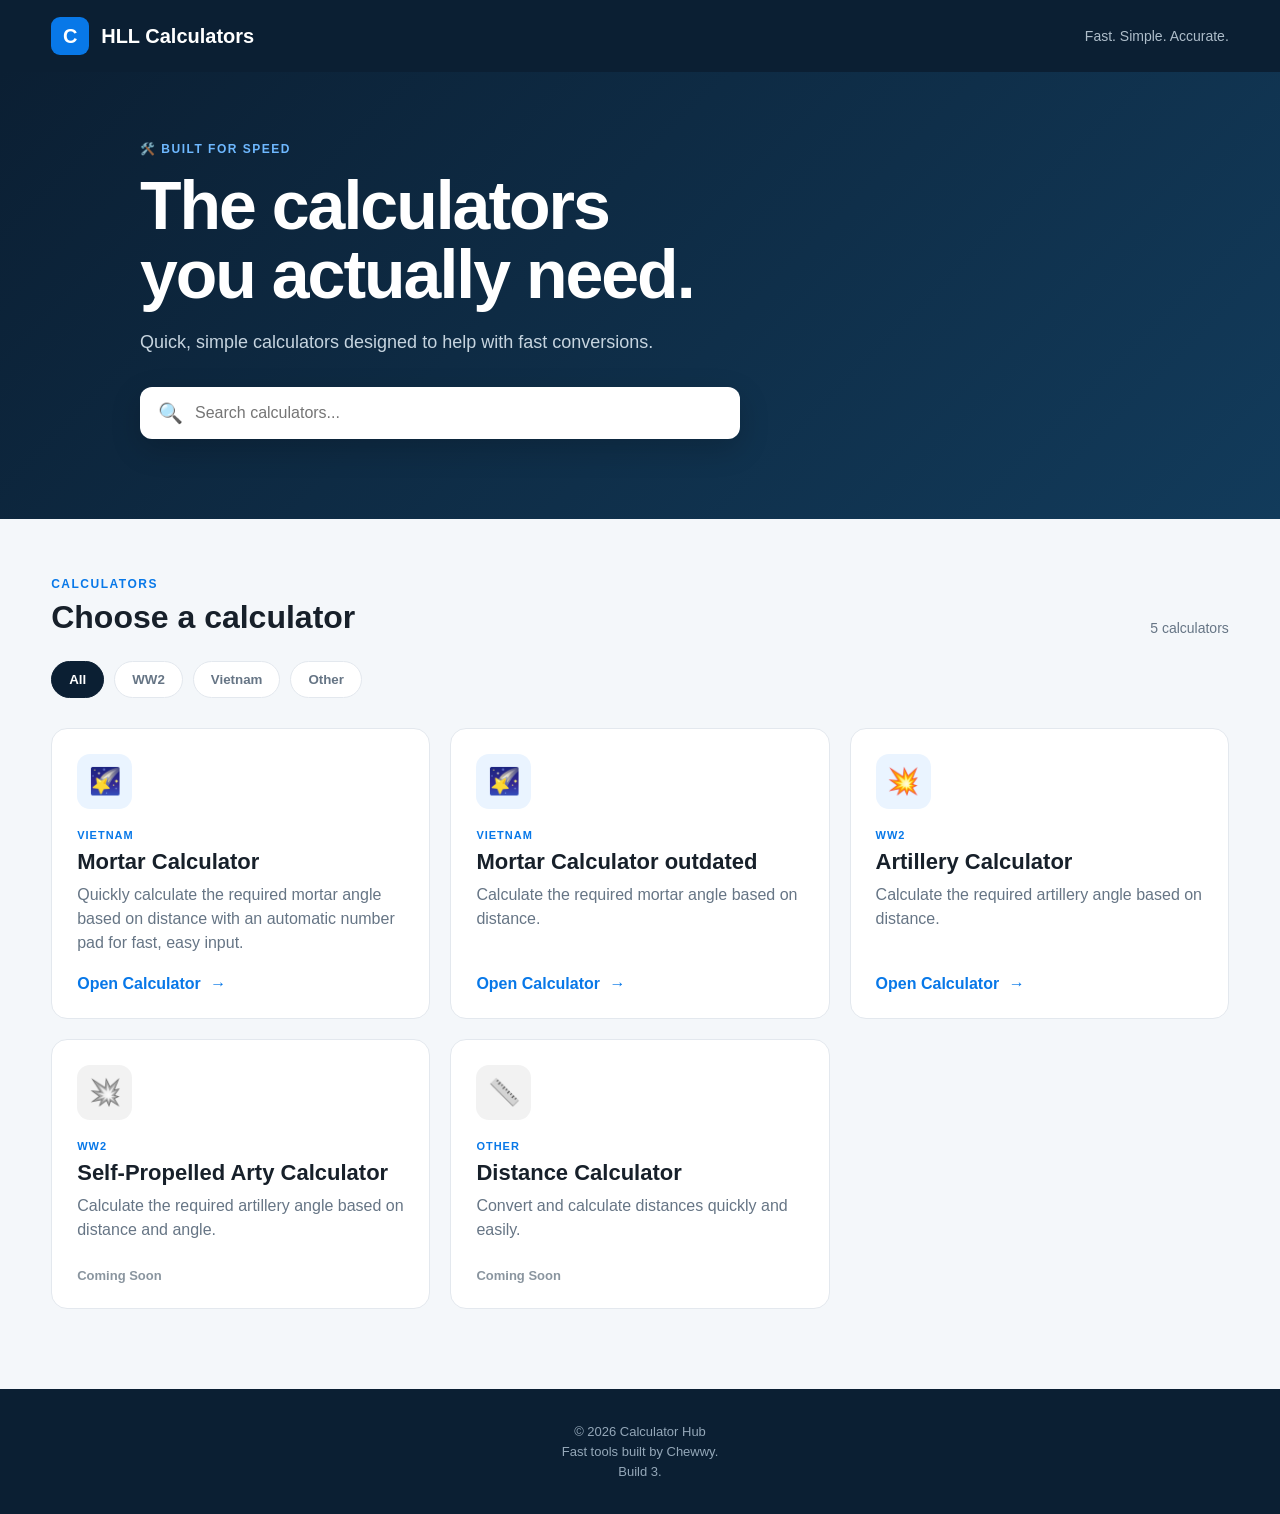
<file: index.html>
<!DOCTYPE html>
<html lang="en">

<head>

    <meta charset="UTF-8">

    <meta
        name="viewport"
        content="width=device-width, initial-scale=1.0"
    >

    <title>Calculator Hub</title>

    <meta
        name="description"
        content="Professional calculators for All HLL Games."
    >

    <link
        rel="stylesheet"
        href="css/style.css"
    >

</head>


<body>


<!-- =========================
     HEADER
========================= -->

<header class="site-header">

    <div class="header-inner">

        <a
            href="index.html"
            class="logo"
        >

            <span class="logo-icon">
                C
            </span>

            <span>
                HLL Calculators
            </span>

        </a>


        <div class="header-tagline">
            Fast. Simple. Accurate.
        </div>

    </div>

</header>



<!-- =========================
     MAIN
========================= -->

<main>


    <!-- =========================
         HERO
    ========================= -->

    <section class="hero">

        <div class="hero-content">


            <div class="eyebrow">
                🛠️ BUILT FOR SPEED
            </div>


            <h1>
                The calculators<br>
                you actually need.
            </h1>


            <p>
                Quick, simple calculators designed to help with
                fast conversions.
            </p>


            <!-- SEARCH -->

            <div class="search-box">

                <span>
                    🔍
                </span>


                <input
                    type="search"
                    id="calculatorSearch"
                    placeholder="Search calculators..."
                    aria-label="Search calculators"
                >

            </div>


        </div>

    </section>



    <!-- =========================
         CALCULATORS
    ========================= -->

    <section class="calculator-section">


        <!-- SECTION HEADER -->

        <div class="section-heading">

            <div>

                <span class="section-label">
                    CALCULATORS
                </span>


                <h2>
                    Choose a calculator
                </h2>

            </div>


            <span
                id="calculatorCount"
                class="calculator-count"
            >
                5 calculators
            </span>

        </div>



        <!-- =========================
             CATEGORY BUTTONS
        ========================= -->

        <div class="category-buttons">


            <button
                class="category-btn active"
                data-category="all"
            >
                All
            </button>


            <button
                class="category-btn"
                data-category="WW2"
            >
                WW2
            </button>


            <button
                class="category-btn"
                data-category="Vietnam"
            >
                Vietnam
            </button>


            <button
                class="category-btn"
                data-category="other"
            >
                Other
            </button>


        </div>



        <!-- =========================
             CALCULATOR GRID
        ========================= -->

        <div
            class="calculator-grid"
            id="calculatorGrid"
        >


            <!-- =========================
                 MORTAR CALCULATOR
            ========================= -->

            <a
                href="calculators/mortar.html"
                class="calculator-card"
                data-name="mortar calculator"
                data-category="Vietnam"
            >

                <div class="card-icon blue">
                    🌠
                </div>


                <div class="card-content">

                    <span class="card-category">
                        VIETNAM
                    </span>


                    <h3>
                        Mortar Calculator
                    </h3>


                    <p>
                        Quickly calculate the required mortar angle based on distance with an automatic number pad for fast, easy input.
                    </p>


                    <span class="open-calculator">

                        Open Calculator

                        <span>
                            →
                        </span>

                    </span>

                </div>

            </a>



            <!-- =========================
                 MORTAR CALCULATOR outdated
            ========================= -->

            <a
                href="calculators/mortar-2B.html"
                class="calculator-card"
                data-name="mortar 2 calculator"
                data-category="Vietnam"
            >

                <div class="card-icon blue">
                    🌠
                </div>


                <div class="card-content">


                    <span class="card-category">
                        VIETNAM
                    </span>


                    <h3>
                        Mortar Calculator outdated
                    </h3>


                    <p>
                        Calculate the required mortar angle
                        based on distance.
                    </p>


                    <span class="open-calculator">

                        Open Calculator

                        <span>
                            →
                        </span>

                    </span>


                </div>

            </a>



            <!-- =========================
                 ARTILLERY CALCULATOR
            ========================= -->

            <a
                href="calculators/ArtilleryCalculatorKP1.html"
                class="calculator-card"
                data-name="artillery calculator"
                data-category="WW2"
            >
                <div class="card-icon blue">
                    💥
                </div>

                <div class="card-content">

                    <span class="card-category">
                        WW2
                    </span>

                    <h3>
                        Artillery Calculator
                    </h3>

                    <p>
                        Calculate the required artillery angle
                        based on distance.
                    </p>

                    <span class="open-calculator">
                        Open Calculator
                        <span>→</span>
                    </span>

                </div>
            </a>


            <!-- =========================
                 SELF-PROPELLED ARTY
            ========================= -->

            <div
                class="calculator-card coming-soon"
                data-name="self propelled arty calculator"
                data-category="WW2"
            >

                <div class="card-icon gray">
                    💥
                </div>


                <div class="card-content">


                    <span class="card-category">
                        WW2
                    </span>


                    <h3>
                        Self-Propelled Arty Calculator
                    </h3>


                    <p>
                        Calculate the required artillery angle
                        based on distance and angle.
                    </p>


                    <span class="coming-soon-label">
                        Coming Soon
                    </span>


                </div>

            </div>



            <!-- =========================
                 DISTANCE CALCULATOR
            ========================= -->

            <div
                class="calculator-card coming-soon"
                data-name="distance calculator"
                data-category="other"
            >

                <div class="card-icon gray">
                    📏
                </div>


                <div class="card-content">


                    <span class="card-category">
                        OTHER
                    </span>


                    <h3>
                        Distance Calculator
                    </h3>


                    <p>
                        Convert and calculate distances
                        quickly and easily.
                    </p>


                    <span class="coming-soon-label">
                        Coming Soon
                    </span>


                </div>

            </div>


        </div>



        <!-- =========================
             NO RESULTS
        ========================= -->

        <div
            id="noResults"
            class="no-results"
        >
            No calculators found.
        </div>


    </section>


</main>



<!-- =========================
     FOOTER
========================= -->

<footer class="site-footer">

    <p>
        © 2026 Calculator Hub
    </p>


    <p>
        Fast tools built by Chewwy.
    </p>

    <p>
        Build 3.
    </p>

    
</footer>



<!-- =========================
     SEARCH / FILTER SCRIPT
========================= -->

<script>


    const searchInput =
        document.getElementById(
            "calculatorSearch"
        );


    const cards =
        document.querySelectorAll(
            ".calculator-card"
        );


    const categoryButtons =
        document.querySelectorAll(
            ".category-btn"
        );


    const noResults =
        document.getElementById(
            "noResults"
        );


    const calculatorCount =
        document.getElementById(
            "calculatorCount"
        );


    let currentCategory =
        "all";



    /* =========================
       FILTER CALCULATORS
    ========================= */

    function filterCalculators() {


        const searchTerm =
            searchInput.value
                .toLowerCase()
                .trim();


        let visibleCount =
            0;



        cards.forEach(
            card => {


                const name =
                    card.dataset.name
                        .toLowerCase();


                const category =
                    card.dataset.category;



                const matchesSearch =
                    name.includes(
                        searchTerm
                    );



                const matchesCategory =
                    currentCategory === "all" ||
                    category === currentCategory;



                if (
                    matchesSearch &&
                    matchesCategory
                ) {

                    card.style.display =
                        "flex";

                    visibleCount++;

                }

                else {

                    card.style.display =
                        "none";

                }

            }
        );



        /* =========================
           NO RESULTS
        ========================= */

        noResults.style.display =
            visibleCount === 0
                ? "block"
                : "none";



        /* =========================
           CALCULATOR COUNT
        ========================= */

        calculatorCount.textContent =
            visibleCount === 1
                ? "1 calculator"
                : `${visibleCount} calculators`;

    }



    /* =========================
       SEARCH
    ========================= */

    searchInput.addEventListener(
        "input",
        filterCalculators
    );



    /* =========================
       CATEGORY BUTTONS
    ========================= */

    categoryButtons.forEach(
        button => {


            button.addEventListener(
                "click",
                () => {


                    /* Remove active
                       from all buttons */

                    categoryButtons.forEach(
                        btn => {

                            btn.classList.remove(
                                "active"
                            );

                        }
                    );



                    /* Activate
                       selected button */

                    button.classList.add(
                        "active"
                    );



                    /* Update category */

                    currentCategory =
                        button.dataset.category;



                    /* Refresh results */

                    filterCalculators();

                }
            );

        }
    );



    /* =========================
       INITIAL FILTER
    ========================= */

    filterCalculators();


</script>


</body>

</html>
</file>
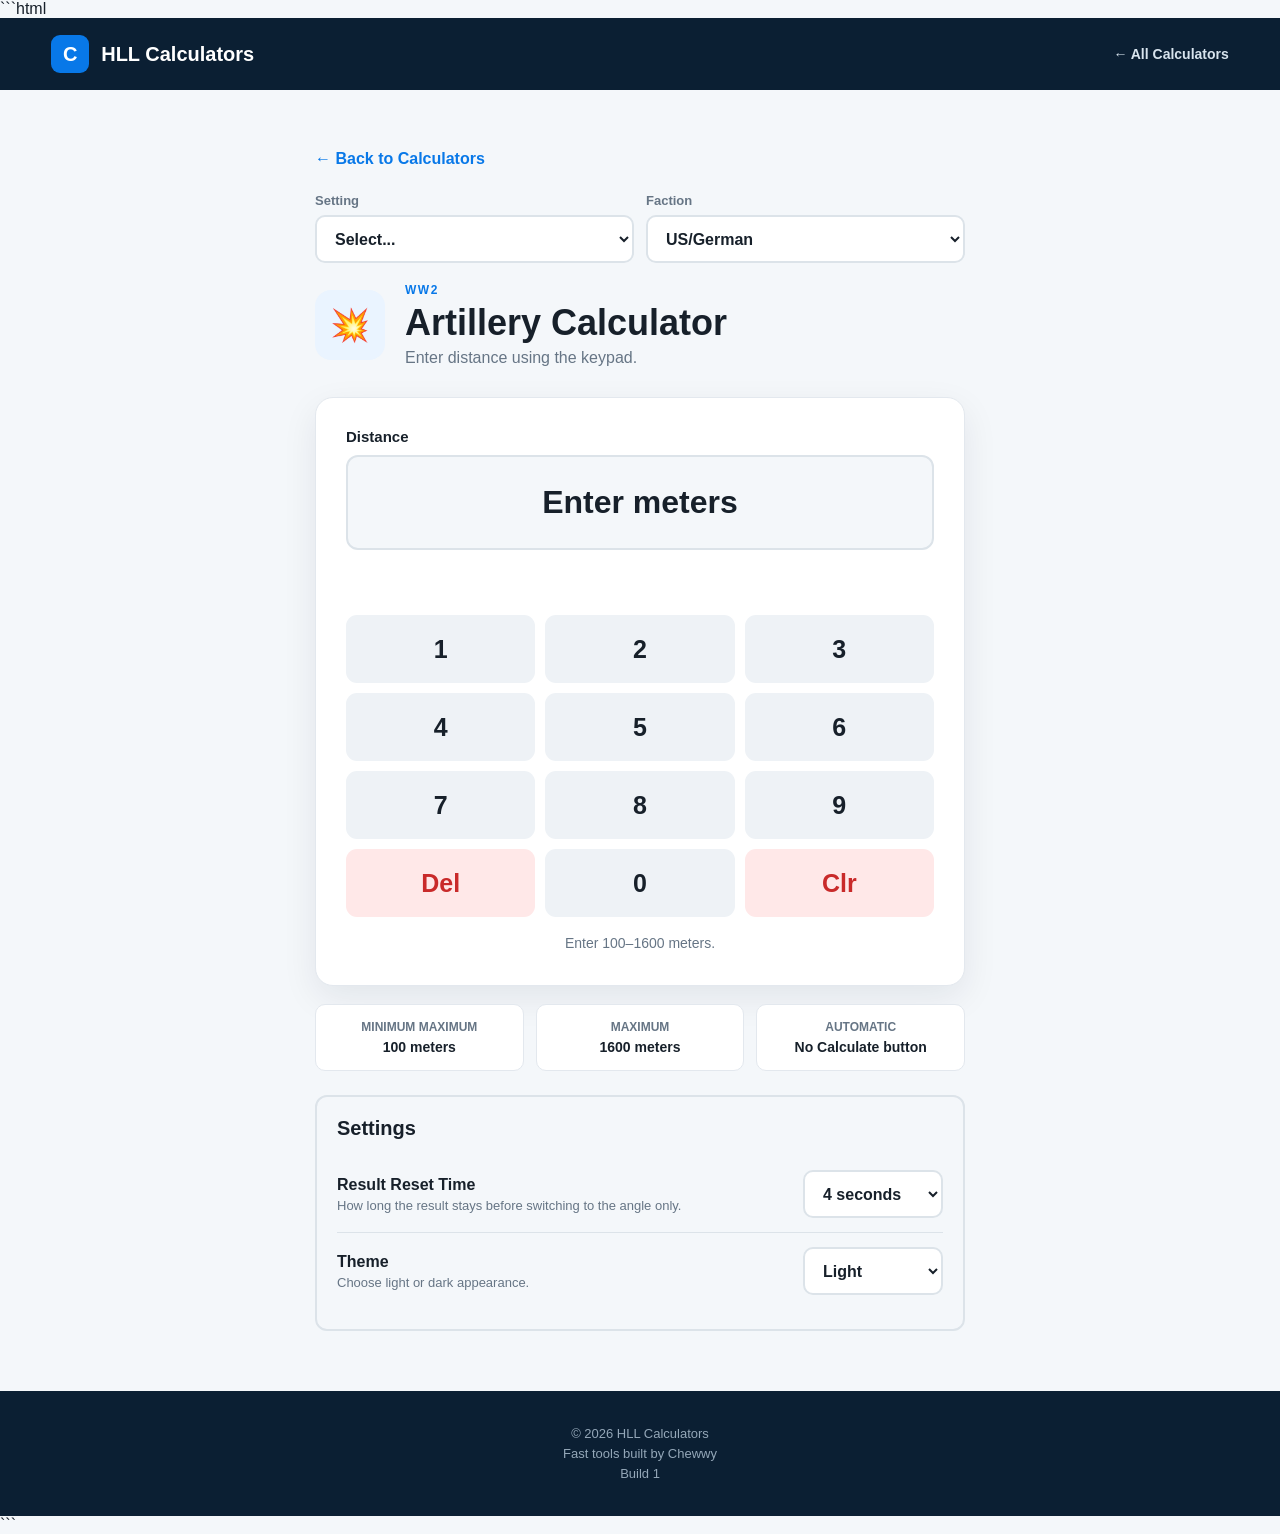
<file: calculators/ArtilleryCalculatorKP1.html>
```html
<!DOCTYPE html>
<html lang="en">

<head>

    <meta charset="UTF-8">

    <meta
        name="viewport"
        content="width=device-width, initial-scale=1.0"
    >

    <title>Artillery Calculator | HLL Calculators</title>

    <link
        rel="stylesheet"
        href="../css/style.css"
    >

    <style>

        /* =========================
           TOP SETTINGS
        ========================= */

        .top-settings {

            display: grid;

            grid-template-columns: 1fr 1fr;

            gap: 12px;

            margin-bottom: 20px;

        }


        .setting-group {

            display: flex;

            flex-direction: column;

            gap: 7px;

        }


        .setting-group label {

            font-size: 13px;

            font-weight: 700;

            color: #667585;

        }


        .setting-select {

            width: 100%;

            min-height: 48px;

            padding: 0 14px;

            border: 2px solid #dce3e9;

            border-radius: 10px;

            background: #fff;

            color: #17202a;

            font-size: 16px;

            font-weight: 600;

            cursor: pointer;

        }


        .setting-select:focus {

            outline: none;

            border-color: #0878e8;

        }


        /* =========================
           MAIN DISPLAY
        ========================= */

        .artillery-display {

            background: #f4f7fa;

            border: 2px solid #dce3e9;

            border-radius: 12px;

            padding: 20px;

            min-height: 95px;

            display: flex;

            align-items: center;

            justify-content: center;

            text-align: center;

            font-size: 32px;

            font-weight: 800;

            color: #17202a;

            margin-bottom: 12px;

        }


        .artillery-display .result-number {

            color: #0878e8;

        }


        /* =========================
           CALCULATION HISTORY
        ========================= */

        .calculation-history {

            min-height: 35px;

            margin-bottom: 18px;

            text-align: center;

            color: #667585;

            font-size: 18px;

            font-weight: bold;

        }


        .calculation-history.active {

            color: #17202a;

        }


        /* =========================
           KEYPAD
        ========================= */

        .keypad {

            display: grid;

            grid-template-columns:
                repeat(3, 1fr);

            gap: 10px;

        }


        .key {

            min-height: 68px;

            border: none;

            border-radius: 11px;

            background: #eef2f6;

            color: #17202a;

            font-size: 25px;

            font-weight: bold;

            cursor: pointer;

            transition: 0.12s;

            touch-action: manipulation;

        }


        .key:hover {

            background: #dce5ed;

        }


        .key:active {

            transform: scale(0.95);

        }


        /* =========================
           DELETE / CLEAR
        ========================= */

        .delete-key {

            background: #ffe8e8;

            color: #c92a2a;

        }


        .delete-key:hover {

            background: #ffd5d5;

        }


        /* =========================
           STATUS
        ========================= */

        .artillery-status {

            margin-top: 18px;

            text-align: center;

            color: #667585;

            font-size: 14px;

            min-height: 20px;

        }


        .artillery-status.error {

            color: #c92a2a;

            font-weight: bold;

        }


        /* =========================
           SETTINGS SECTION
        ========================= */

        .calculator-settings {

            margin-top: 24px;

            padding: 20px;

            background: #f4f7fa;

            border: 2px solid #dce3e9;

            border-radius: 12px;

        }


        .calculator-settings h2 {

            margin: 0 0 16px;

            font-size: 20px;

            color: #17202a;

        }


        .bottom-setting {

            display: flex;

            align-items: center;

            justify-content: space-between;

            gap: 20px;

            padding: 14px 0;

            border-top: 1px solid #dce3e9;

        }


        .bottom-setting:first-of-type {

            border-top: none;

        }


        .bottom-setting-info {

            display: flex;

            flex-direction: column;

            gap: 4px;

        }


        .bottom-setting-title {

            font-weight: 700;

            color: #17202a;

        }


        .bottom-setting-description {

            color: #667585;

            font-size: 13px;

        }


        .bottom-setting .setting-select {

            width: 140px;

            flex-shrink: 0;

        }


        /* =========================
           DARK MODE
        ========================= */

        body.dark-mode {

            background: #111820;

            color: #e8edf2;

        }


        body.dark-mode .site-header {

            background: #18212b;

            border-color: #2a3744;

        }


        body.dark-mode .calculator-container {

            color: #e8edf2;

        }


        body.dark-mode .calculator-box {

            background: #18212b;

            border-color: #2a3744;

        }


        body.dark-mode .artillery-display {

            background: #111820;

            border-color: #2a3744;

            color: #e8edf2;

        }


        body.dark-mode .calculation-history.active {

            color: #e8edf2;

        }


        body.dark-mode .key {

            background: #26323e;

            color: #e8edf2;

        }


        body.dark-mode .key:hover {

            background: #334252;

        }


        body.dark-mode .delete-key {

            background: #40272a;

            color: #ff7777;

        }


        body.dark-mode .delete-key:hover {

            background: #513033;

        }


        body.dark-mode .setting-select {

            background: #111820;

            border-color: #2a3744;

            color: #e8edf2;

        }


        body.dark-mode .calculator-settings {

            background: #18212b;

            border-color: #2a3744;

        }


        body.dark-mode .calculator-settings h2,

        body.dark-mode .bottom-setting-title {

            color: #e8edf2;

        }


        body.dark-mode .bottom-setting {

            border-color: #2a3744;

        }


        body.dark-mode .artillery-status,

        body.dark-mode .calculation-history,

        body.dark-mode .bottom-setting-description,

        body.dark-mode .setting-group label {

            color: #9aa9b7;

        }


        /* =========================
           MOBILE
        ========================= */

        @media (max-width: 600px) {

            .top-settings {

                grid-template-columns: 1fr;

            }


            .key {

                min-height: 64px;

            }


            .artillery-display {

                font-size: 28px;

            }


            .bottom-setting {

                align-items: flex-start;

                flex-direction: column;

                gap: 10px;

            }


            .bottom-setting .setting-select {

                width: 100%;

            }

        }

    </style>

</head>


<body>


<!-- =========================
     HEADER
========================= -->

<header class="site-header">

    <div class="header-inner">


        <a
            href="../index.html"
            class="logo"
        >

            <span class="logo-icon">
                C
            </span>

            <span>
                HLL Calculators
            </span>

        </a>


        <a
            href="../index.html"
            class="back-link"
        >
            ← All Calculators
        </a>


    </div>

</header>



<!-- =========================
     MAIN
========================= -->

<main class="calculator-page">


    <div class="calculator-container">


        <a
            href="../index.html"
            class="mobile-back"
        >
            ← Back to Calculators
        </a>



        <!-- =========================
             TOP SETTINGS
        ========================= -->

        <div class="top-settings">


            <!-- FIRST DROPDOWN
                 EMPTY FOR NOW -->

            <div class="setting-group">

                <label for="settingOne">
                    Setting
                </label>


                <select
                    id="settingOne"
                    class="setting-select"
                >

                    <option value="">
                        Select...
                    </option>

                </select>

            </div>



            <!-- FACTION -->

            <div class="setting-group">

                <label for="factionSelect">
                    Faction
                </label>


                <select
                    id="factionSelect"
                    class="setting-select"
                >

                    <option value="US">
                        US/German
                    </option>

                    <option value="Russian">
                        Russian
                    </option>
                    
                    <option value="British">
                        British
                    </option>

                </select>

            </div>


        </div>



        <!-- =========================
             CALCULATOR TITLE
        ========================= -->

        <div class="calculator-header">


            <div class="large-calculator-icon">
                💥
            </div>


            <div>

                <span class="section-label">
                    WW2
                </span>


                <h1>
                    Artillery Calculator
                </h1>


                <p>
                    Enter distance using the keypad.
                </p>

            </div>


        </div>



        <!-- =========================
             CALCULATOR BOX
        ========================= -->

        <div class="calculator-box">


            <label>
                Distance
            </label>



            <!-- MAIN DISPLAY -->

            <div
                id="display"
                class="artillery-display"
            >
                Enter meters
            </div>



            <!-- HISTORY -->

            <div
                id="calculationHistory"
                class="calculation-history"
            >
            </div>



            <!-- =========================
                 KEYPAD
            ========================= -->

            <div class="keypad">


                <button
                    class="key"
                    onclick="pressKey('1')"
                >
                    1
                </button>


                <button
                    class="key"
                    onclick="pressKey('2')"
                >
                    2
                </button>


                <button
                    class="key"
                    onclick="pressKey('3')"
                >
                    3
                </button>



                <button
                    class="key"
                    onclick="pressKey('4')"
                >
                    4
                </button>


                <button
                    class="key"
                    onclick="pressKey('5')"
                >
                    5
                </button>


                <button
                    class="key"
                    onclick="pressKey('6')"
                >
                    6
                </button>



                <button
                    class="key"
                    onclick="pressKey('7')"
                >
                    7
                </button>


                <button
                    class="key"
                    onclick="pressKey('8')"
                >
                    8
                </button>


                <button
                    class="key"
                    onclick="pressKey('9')"
                >
                    9
                </button>



                <button
                    class="key delete-key"
                    onclick="deleteKey()"
                >
                    Del
                </button>


                <button
                    class="key"
                    onclick="pressKey('0')"
                >
                    0
                </button>


                <button
                    class="key delete-key"
                    onclick="clearAll()"
                >
                    Clr
                </button>


            </div>



            <!-- STATUS -->

            <div
                id="status"
                class="artillery-status"
            >
                Enter 100–1600 meters.
            </div>


        </div>



        <!-- =========================
             INFORMATION
        ========================= -->

        <div class="calculator-info">


            <div class="info-item">

                <strong>
                    Minimum Maximum 
                </strong>

                <span>
                    100 meters
                </span>

            </div>



            <div class="info-item">

                <strong>
                    Maximum
                </strong>

                <span>
                    1600 meters
                </span>

            </div>



            <div class="info-item">

                <strong>
                    Automatic
                </strong>

                <span>
                    No Calculate button
                </span>

            </div>


        </div>



        <!-- =========================
             SETTINGS
        ========================= -->

        <div class="calculator-settings">


            <h2>
                Settings
            </h2>



            <!-- RESET TIME -->

            <div class="bottom-setting">


                <div class="bottom-setting-info">

                    <span class="bottom-setting-title">
                        Result Reset Time
                    </span>


                    <span class="bottom-setting-description">
                        How long the result stays before switching to the angle only.
                    </span>

                </div>


                <select
                    id="resetTime"
                    class="setting-select"
                >

                    <option value="1000">
                        1 second
                    </option>


                    <option value="2000">
                        2 seconds
                    </option>


                    <option value="3000">
                        3 seconds
                    </option>


                    <option value="4000">
                        4 seconds
                    </option>


                    <option value="off">
                        Off
                    </option>

                </select>


            </div>



            <!-- THEME -->

            <div class="bottom-setting">


                <div class="bottom-setting-info">

                    <span class="bottom-setting-title">
                        Theme
                    </span>


                    <span class="bottom-setting-description">
                        Choose light or dark appearance.
                    </span>

                </div>


                <select
                    id="themeSelect"
                    class="setting-select"
                >

                    <option value="light">
                        Light
                    </option>


                    <option value="dark">
                        Dark
                    </option>

                </select>


            </div>


        </div>


    </div>

</main>



<!-- =========================
     FOOTER
========================= -->

<footer class="site-footer">


    <p>
        © 2026 HLL Calculators
    </p>


    <p>
        Fast tools built by Chewwy
    </p>
    
    <p>
        Build 1


</footer>



<script>


    /*
     * ========================================
     * SETTINGS
     * ========================================
     */


    let resetTime =
        localStorage.getItem(
            "hll-reset-time"
        ) || "4000";


    let theme =
        localStorage.getItem(
            "hll-theme"
        ) || "light";



    const resetTimeSelect =
        document.getElementById(
            "resetTime"
        );


    const themeSelect =
        document.getElementById(
            "themeSelect"
        );


    const factionSelect =
        document.getElementById(
            "factionSelect"
        );



    /*
     * ========================================
     * CALCULATOR VARIABLES
     * ========================================
     */


    let value = "";

    let finishedResult = false;

    let resultTimer = null;

    let currentAngle = null;

    let currentCalculationText = "";



    /*
     * ========================================
     * ELEMENTS
     * ========================================
     */


    const display =
        document.getElementById(
            "display"
        );


    const status =
        document.getElementById(
            "status"
        );


    const calculationHistory =
        document.getElementById(
            "calculationHistory"
        );



    /*
     * ========================================
     * LOAD SAVED SETTINGS
     * ========================================
     */


    resetTimeSelect.value =
        resetTime;


    themeSelect.value =
        theme;


    applyTheme();



    /*
     * ========================================
     * RESET TIME SETTING
     * ========================================
     */


    resetTimeSelect.addEventListener(
        "change",
        function() {


            resetTime =
                this.value;


            localStorage.setItem(
                "hll-reset-time",
                resetTime
            );


            /*
             * If a result is currently
             * being displayed, restart
             * the timer using the new
             * setting.
             */

            if (
                currentAngle !== null &&
                !finishedResult
            ) {

                restartResultTimer();

            }

        }
    );



    /*
     * ========================================
     * THEME SETTING
     * ========================================
     */


    themeSelect.addEventListener(
        "change",
        function() {


            theme =
                this.value;


            localStorage.setItem(
                "hll-theme",
                theme
            );


            applyTheme();

        }
    );



    function applyTheme() {


        if (theme === "dark") {

            document.body.classList.add(
                "dark-mode"
            );

        }

        else {

            document.body.classList.remove(
                "dark-mode"
            );

        }

    }



    /*
     * ========================================
     * NUMBER BUTTON
     * ========================================
     */


    function pressKey(number) {


        /*
         * If a result has already finished,
         * start a new calculation.
         */

        if (finishedResult) {


            value = "";

            finishedResult = false;

            currentAngle = null;

            currentCalculationText = "";



            if (resultTimer) {

                clearTimeout(
                    resultTimer
                );

                resultTimer = null;

            }


            calculationHistory.textContent =
                "";


            calculationHistory.className =
                "calculation-history";

        }



        /*
         * Maximum 4 digits.
         */

        if (value.length >= 4) {

            return;

        }



        /*
         * Prevent leading zeroes.
         */

        if (value === "0") {

            value = number;

        }

        else {

            value += number;

        }



        updateCalculator();

    }



    /*
     * ========================================
     * DELETE ONE DIGIT
     * ========================================
     */


    function deleteKey() {


        /*
         * If showing a finished result,
         * Delete starts fresh.
         */

        if (finishedResult) {


            value = "";

            finishedResult = false;

            currentAngle = null;

            currentCalculationText = "";



            if (resultTimer) {

                clearTimeout(
                    resultTimer
                );

                resultTimer = null;

            }


            calculationHistory.textContent =
                "";


            calculationHistory.className =
                "calculation-history";


            updateCalculator();

            return;

        }



        /*
         * Remove last digit.
         */

        value =
            value.slice(
                0,
                -1
            );


        updateCalculator();

    }



    /*
     * ========================================
     * CLEAR ALL
     * ========================================
     */


    function clearAll() {


        value = "";

        finishedResult = false;

        currentAngle = null;

        currentCalculationText = "";



        if (resultTimer) {

            clearTimeout(
                resultTimer
            );

            resultTimer = null;

        }



        calculationHistory.textContent =
            "";


        calculationHistory.className =
            "calculation-history";



        updateCalculator();

    }



    /*
     * ========================================
     * MAIN CALCULATOR
     * ========================================
     */


    function updateCalculator() {


        /*
         * Nothing entered.
         */

        if (value === "") {


            display.textContent =
                "Enter meters";


            status.textContent =
                "Enter 100–1600 meters.";


            status.className =
                "artillery-status";


            return;

        }



        /*
         * Convert input to number.
         */

        const meters =
            parseInt(
                value,
                10
            );



        /*
         * ====================================
         * BELOW 100
         * ====================================
         */

        if (meters < 100) {


            display.textContent =
                meters + "m";


            status.textContent =
                "Enter at least 100 meters.";


            status.className =
                "artillery-status";


            return;

        }



        /*
         * ====================================
         * ABOVE 1600
         * ====================================
         */

        if (meters > 1600) {


            display.textContent =
                meters + "m";


            status.textContent =
                "Too Far — 1600m Max";


            status.className =
                "artillery-status error";


            return;

        }



        /*
         * ====================================
         * CALCULATE
         * ====================================
         *
         * US:
         *
         * truncate(
         *     978
         *     - (X - 100) × 0.237142857
         *     + 0.4
         * )
         *
         *
         * Russian:
         *
         * truncate(
         *     1141.3333333333
         *     - X × 0.2133333333333
         *     + 0.5
         * )
         *
         */


        let rawResult;



        /*
         * US FORMULA
         */

        if (
            factionSelect.value === "US"
        ) {


            rawResult =
                978 -
                (meters - 100) *
                0.237142857 +
                0.4;

        }



        /*
         * RUSSIAN FORMULA
         */

        else if (
            factionSelect.value === "Russian"
        ) {


            rawResult =
                1141.3333333333 -
                meters *
                0.2133333333333 +
                0.5;

        }



        /*
         * Truncate decimal portion.
         */

        const angle =
            Math.trunc(
                rawResult
            );



        /*
         * Full calculation text.
         */

        const calculationText =
            meters +
            "m = " +
            angle +
            "°";



        currentAngle =
            angle;


        currentCalculationText =
            calculationText;



        /*
         * Show calculation.
         */

        display.innerHTML =
            meters +
            "m = " +
            '<span class="result-number">' +
            angle +
            "°</span>";


        status.textContent =
            "Calculation complete.";


        status.className =
            "artillery-status";


        finishedResult =
            false;



        /*
         * Remove previous timer.
         */

        if (resultTimer) {

            clearTimeout(
                resultTimer
            );

            resultTimer = null;

        }



        /*
         * Start reset timer.
         */

        startResultTimer();

    }



    /*
     * ========================================
     * START RESULT TIMER
     * ========================================
     */


    function startResultTimer() {


        /*
         * OFF:
         *
         * Never automatically change
         * the display.
         *
         * Clr is required to clear it.
         */

        if (
            resetTime === "off"
        ) {

            return;

        }



        const milliseconds =
            parseInt(
                resetTime,
                10
            );



        resultTimer =
            setTimeout(
                finishResult,
                milliseconds
            );

    }



    /*
     * ========================================
     * RESTART RESULT TIMER
     * ========================================
     */


    function restartResultTimer() {


        if (resultTimer) {

            clearTimeout(
                resultTimer
            );

            resultTimer = null;

        }



        if (
            currentAngle === null ||
            resetTime === "off"
        ) {

            return;

        }



        if (!finishedResult) {

            startResultTimer();

        }

    }



    /*
     * ========================================
     * FINISH RESULT
     * ========================================
     */


    function finishResult() {


        if (
            currentAngle === null
        ) {

            return;

        }



        /*
         * Show only the angle.
         */

        display.innerHTML =
            '<span class="result-number">' +
            currentAngle +
            "°</span>";



        /*
         * Show calculation in history.
         */

        calculationHistory.textContent =
            currentCalculationText;


        calculationHistory.className =
            "calculation-history active";



        status.textContent =
            "Ready for next distance.";


        status.className =
            "artillery-status";


        finishedResult =
            true;


        resultTimer =
            null;

    }



    /*
     * ========================================
     * FACTION CHANGE
     * ========================================
     *
     * Recalculate immediately when
     * US / Russian is changed.
     */

    factionSelect.addEventListener(
        "change",
        function() {


            if (
                value !== ""
            ) {


                const meters =
                    parseInt(
                        value,
                        10
                    );


                if (
                    meters >= 100 &&
                    meters <= 1600
                ) {


                    /*
                     * If the old result was
                     * already finished, make
                     * the new faction calculation
                     * a fresh calculation.
                     */

                    finishedResult =
                        false;


                    currentAngle =
                        null;


                    currentCalculationText =
                        "";


                    calculationHistory.textContent =
                        "";


                    calculationHistory.className =
                        "calculation-history";


                    updateCalculator();

                }

            }

        }
    );


</script>


</body>

</html>
```
</file>
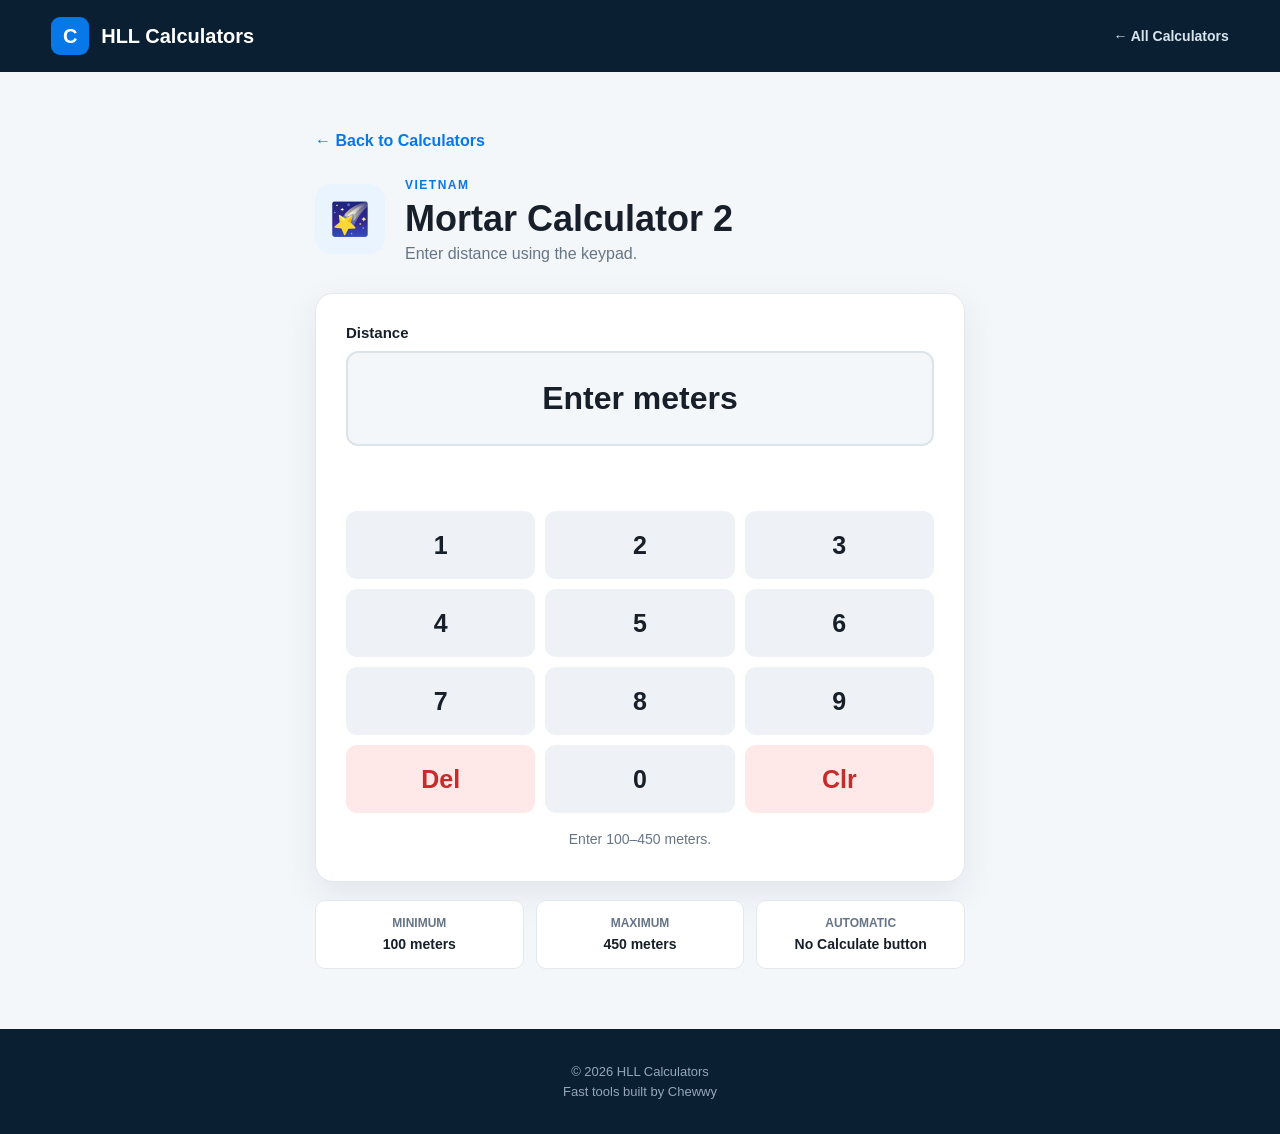
<file: calculators/mortar-2B.html>
<!DOCTYPE html>
<html lang="en">

<head>

    <meta charset="UTF-8">

    <meta
        name="viewport"
        content="width=device-width, initial-scale=1.0"
    >

    <title>Mortar Calculator 2 | HLL Calculators</title>

    <link
        rel="stylesheet"
        href="../css/style.css"
    >


    <style>

        /* =========================
           MAIN DISPLAY
        ========================= */

        .mortar2-display {

            background: #f4f7fa;

            border: 2px solid #dce3e9;

            border-radius: 12px;

            padding: 20px;

            min-height: 95px;

            display: flex;

            align-items: center;

            justify-content: center;

            text-align: center;

            font-size: 32px;

            font-weight: 800;

            color: #17202a;

            margin-bottom: 12px;

        }


        .mortar2-display .result-number {

            color: #0878e8;

        }


        /* =========================
           CALCULATION HISTORY
        ========================= */

        .calculation-history {

            min-height: 35px;

            margin-bottom: 18px;

            text-align: center;

            color: #667585;

            font-size: 18px;

            font-weight: bold;

        }


        .calculation-history.active {

            color: #17202a;

        }


        /* =========================
           KEYPAD
        ========================= */

        .keypad {

            display: grid;

            grid-template-columns:
                repeat(3, 1fr);

            gap: 10px;

        }


        .key {

            min-height: 68px;

            border: none;

            border-radius: 11px;

            background: #eef2f6;

            color: #17202a;

            font-size: 25px;

            font-weight: bold;

            cursor: pointer;

            transition: 0.12s;

        }


        .key:hover {

            background: #dce5ed;

        }


        .key:active {

            transform: scale(0.95);

        }


        /* =========================
           DELETE / CLEAR
        ========================= */

        .delete-key {

            background: #ffe8e8;

            color: #c92a2a;

        }


        .delete-key:hover {

            background: #ffd5d5;

        }


        /* =========================
           STATUS
        ========================= */

        .mortar2-status {

            margin-top: 18px;

            text-align: center;

            color: #667585;

            font-size: 14px;

            min-height: 20px;

        }


        .mortar2-status.error {

            color: #c92a2a;

            font-weight: bold;

        }


        /* =========================
           MOBILE
        ========================= */

        @media (max-width: 600px) {

            .key {

                min-height: 64px;

            }


            .mortar2-display {

                font-size: 28px;

            }

        }

    </style>

</head>


<body>


<!-- =========================
     HEADER
========================= -->

<header class="site-header">

    <div class="header-inner">


        <a
            href="../index.html"
            class="logo"
        >

            <span class="logo-icon">
                C
            </span>

            <span>
                HLL Calculators
            </span>

        </a>


        <a
            href="../index.html"
            class="back-link"
        >
            ← All Calculators
        </a>


    </div>

</header>



<!-- =========================
     MAIN
========================= -->

<main class="calculator-page">


    <div class="calculator-container">


        <a
            href="../index.html"
            class="mobile-back"
        >
            ← Back to Calculators
        </a>



        <!-- CALCULATOR TITLE -->

        <div class="calculator-header">


            <div class="large-calculator-icon">
                🌠
            </div>


            <div>

                <span class="section-label">
                    VIETNAM
                </span>


                <h1>
                    Mortar Calculator 2
                </h1>


                <p>
                    Enter distance using the keypad.
                </p>

            </div>


        </div>



        <!-- =========================
             CALCULATOR BOX
        ========================= -->

        <div class="calculator-box">


            <label>
                Distance
            </label>



            <!-- MAIN DISPLAY -->

            <div
                id="display"
                class="mortar2-display"
            >
                Enter meters
            </div>



            <!-- HISTORY -->

            <div
                id="calculationHistory"
                class="calculation-history"
            >
            </div>



            <!-- =========================
                 KEYPAD
            ========================= -->

            <div class="keypad">


                <button
                    class="key"
                    onclick="pressKey('1')"
                >
                    1
                </button>


                <button
                    class="key"
                    onclick="pressKey('2')"
                >
                    2
                </button>


                <button
                    class="key"
                    onclick="pressKey('3')"
                >
                    3
                </button>



                <button
                    class="key"
                    onclick="pressKey('4')"
                >
                    4
                </button>


                <button
                    class="key"
                    onclick="pressKey('5')"
                >
                    5
                </button>


                <button
                    class="key"
                    onclick="pressKey('6')"
                >
                    6
                </button>



                <button
                    class="key"
                    onclick="pressKey('7')"
                >
                    7
                </button>


                <button
                    class="key"
                    onclick="pressKey('8')"
                >
                    8
                </button>


                <button
                    class="key"
                    onclick="pressKey('9')"
                >
                    9
                </button>



                <button
                    class="key delete-key"
                    onclick="deleteKey()"
                >
                    Del
                </button>


                <button
                    class="key"
                    onclick="pressKey('0')"
                >
                    0
                </button>


                <button
                    class="key delete-key"
                    onclick="clearAll()"
                >
                    Clr
                </button>


            </div>



            <!-- STATUS -->

            <div
                id="status"
                class="mortar2-status"
            >
                Enter 100–450 meters.
            </div>


        </div>



        <!-- =========================
             INFORMATION
        ========================= -->

        <div class="calculator-info">


            <div class="info-item">

                <strong>
                    Minimum
                </strong>

                <span>
                    100 meters
                </span>

            </div>



            <div class="info-item">

                <strong>
                    Maximum
                </strong>

                <span>
                    450 meters
                </span>

            </div>



            <div class="info-item">

                <strong>
                    Automatic
                </strong>

                <span>
                    No Calculate button
                </span>

            </div>


        </div>


    </div>

</main>



<!-- =========================
     FOOTER
========================= -->

<footer class="site-footer">

    <p>
        © 2026 HLL Calculators
    </p>

    <p>
        Fast tools built by Chewwy
    </p>

</footer>



<script>

    /*
     * ========================================
     * MORTAR 2 CALCULATOR
     * ========================================
     *
     * Formula:
     *
     * Angle = -0.24 × meters + 108
     *
     * Valid distance:
     *
     * 100m - 450m
     *
     * Example:
     *
     * 123m = 78°
     *
     */



    let value = "";

    let finishedResult = false;

    let resultTimer = null;



    const display =
        document.getElementById(
            "display"
        );


    const status =
        document.getElementById(
            "status"
        );


    const calculationHistory =
        document.getElementById(
            "calculationHistory"
        );



    /* ========================================
       NUMBER BUTTON
    ======================================== */

    function pressKey(number) {


        /*
         * If the previous calculation
         * has finished, start fresh.
         *
         * IMPORTANT:
         *
         * We DO NOT erase the old history.
         *
         * This allows:
         *
         * 123m = 78°
         *
         * to remain visible while
         * entering the next number.
         */

        if (finishedResult) {

            value = "";

            finishedResult = false;


            if (resultTimer) {

                clearTimeout(
                    resultTimer
                );

                resultTimer = null;

            }

        }



        /*
         * Maximum 3 digits.
         */

        if (value.length >= 3) {

            return;

        }



        /*
         * Prevent leading zeroes.
         */

        if (value === "0") {

            value = number;

        }

        else {

            value += number;

        }



        updateCalculator();

    }



    /* ========================================
       DELETE ONE DIGIT
    ======================================== */

    function deleteKey() {


        /*
         * If we're showing the finished
         * angle, Delete starts fresh.
         */

        if (finishedResult) {

            value = "";

            finishedResult = false;


            if (resultTimer) {

                clearTimeout(
                    resultTimer
                );

                resultTimer = null;

            }


            updateCalculator();

            return;

        }



        /*
         * Remove the last digit.
         */

        value =
            value.slice(
                0,
                -1
            );


        updateCalculator();

    }



    /* ========================================
       CLEAR
    ======================================== */

    function clearAll() {


        value = "";

        finishedResult = false;


        if (resultTimer) {

            clearTimeout(
                resultTimer
            );

            resultTimer = null;

        }



        /*
         * Clear the history too.
         */

        calculationHistory.textContent =
            "";

        calculationHistory.className =
            "calculation-history";



        updateCalculator();

    }



    /* ========================================
       MAIN CALCULATOR
    ======================================== */

    function updateCalculator() {


        /*
         * Nothing entered.
         */

        if (value === "") {


            display.textContent =
                "Enter meters";


            status.textContent =
                "Enter 100–450 meters.";


            status.className =
                "mortar2-status";


            return;

        }



        /*
         * Convert input to number.
         */

        const meters =
            parseInt(
                value,
                10
            );



        /* ====================================
           BELOW 100
        ==================================== */

        if (meters < 100) {


            display.textContent =
                meters + "m";


            status.textContent =
                "Enter at least 100 meters.";


            status.className =
                "mortar2-status";


            return;

        }



        /* ====================================
           ABOVE 450
        ==================================== */

        if (meters > 450) {


            display.textContent =
                meters + "m";


            status.textContent =
                "Too Far — 450m Max";


            status.className =
                "mortar2-status error";


            return;

        }



        /* ====================================
           CALCULATE ANGLE
        ==================================== */

        const angle =
            Math.round(
                -0.24 * meters + 108
            );



        /*
         * Create the complete text.
         *
         * Example:
         *
         * 123m = 78°
         */

        const calculationText =
            meters +
            "m = " +
            angle +
            "°";



        /* ====================================
           SHOW CURRENT CALCULATION
        ==================================== */

        display.innerHTML =
            meters +
            "m = " +
            '<span class="result-number">' +
            angle +
            "°</span>";



        status.textContent =
            "Calculation complete.";


        status.className =
            "mortar2-status";



        /*
         * IMPORTANT:
         *
         * DO NOT replace the history here.
         *
         * The previous calculation stays visible
         * while the new number is being entered.
         */



        /*
         * Remove any previous timer.
         */

        if (resultTimer) {

            clearTimeout(
                resultTimer
            );

        }



        /* ====================================
           FOUR SECOND TIMER
        ==================================== */

        resultTimer =
            setTimeout(
                function() {


                    /*
                     * Change the big display
                     * to ONLY the angle.
                     *
                     * Example:
                     *
                     * 78°
                     */

                    display.innerHTML =
                        '<span class="result-number">' +
                        angle +
                        "°</span>";



                    /*
                     * NOW replace the history.
                     *
                     * Example:
                     *
                     * 150m = 72°
                     */

                    calculationHistory.textContent =
                        calculationText;


                    calculationHistory.className =
                        "calculation-history active";



                    /*
                     * Ready for another
                     * calculation.
                     */

                    status.textContent =
                        "Ready for next distance.";


                    status.className =
                        "mortar2-status";



                    finishedResult =
                        true;


                    resultTimer =
                        null;


                },
                4000
            );

    }

</script>


</body>

</html>
</file>
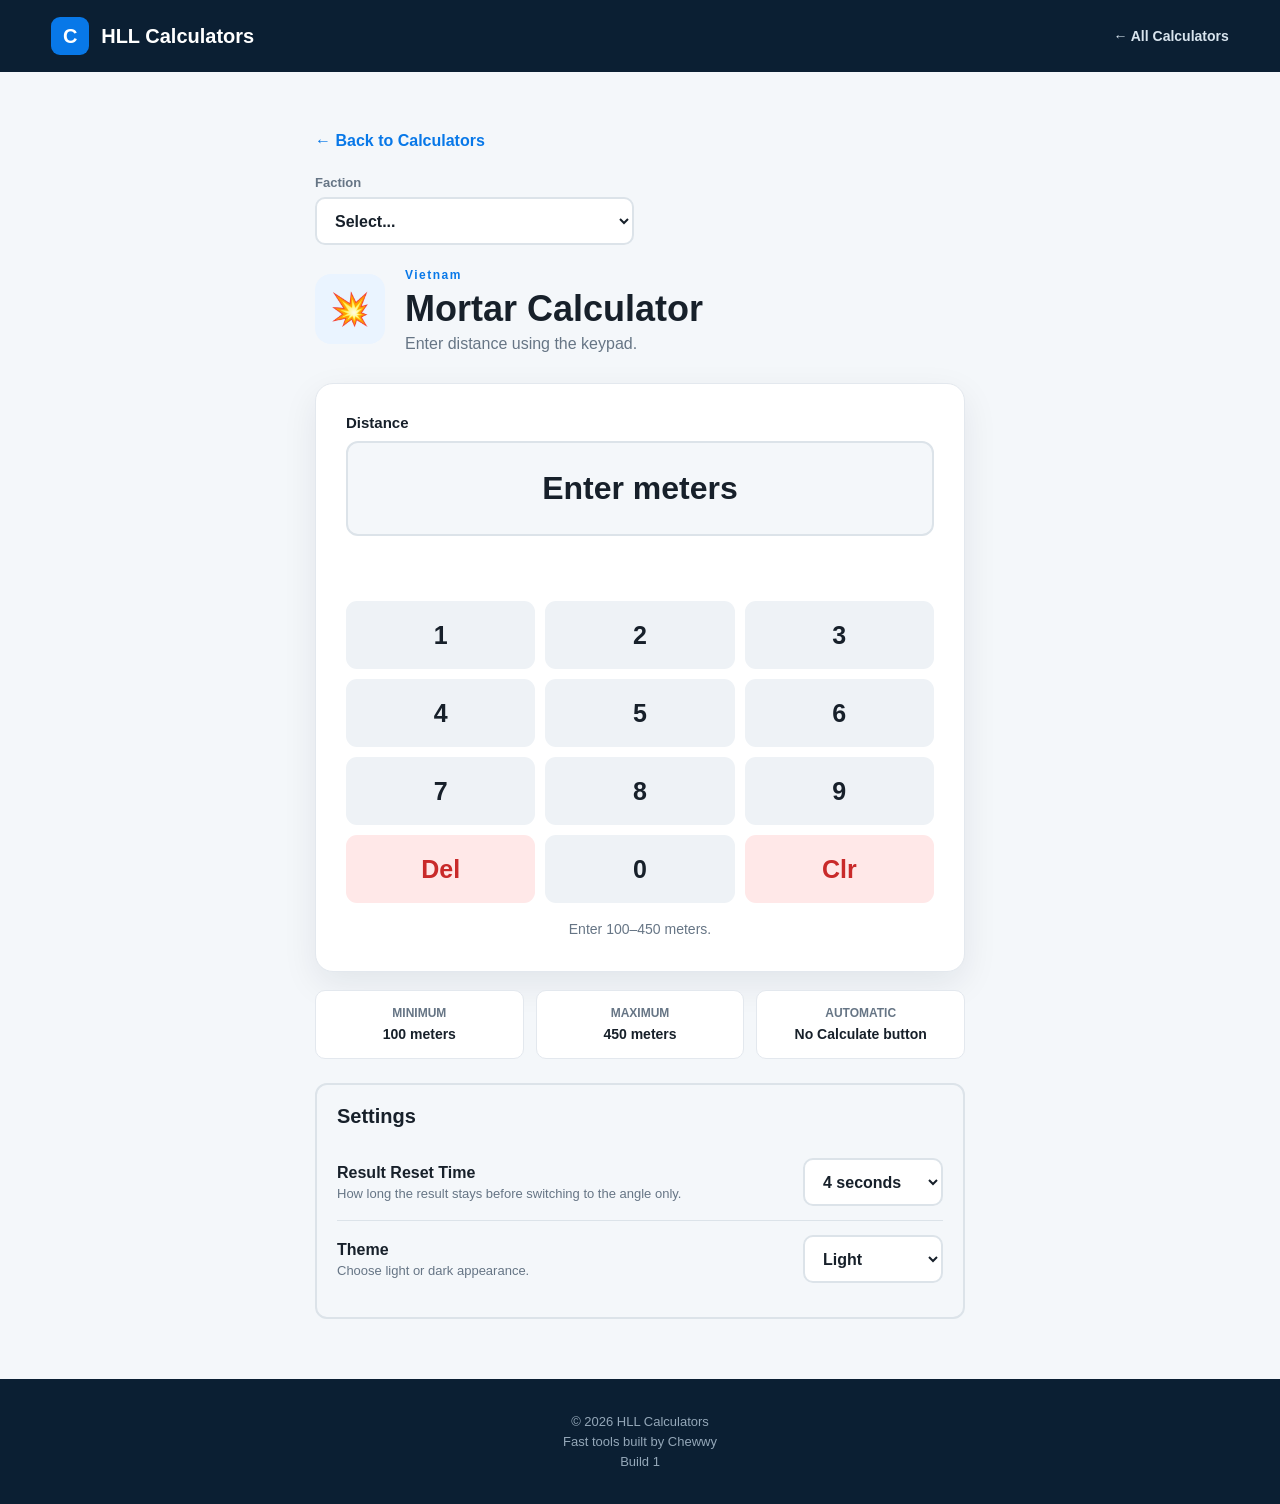
<file: calculators/mortar.html>
<!DOCTYPE html>
<html lang="en">

<head>

    <meta charset="UTF-8">

    <meta
        name="viewport"
        content="width=device-width, initial-scale=1.0"
    >

    <title>Mortar Calculator | HLL Calculators</title>

    <link
        rel="stylesheet"
        href="../css/style.css"
    >

    <style>

        /* =========================
           TOP SETTINGS
        ========================= */

        .top-settings {

            display: grid;

            grid-template-columns: 1fr 1fr;

            gap: 12px;

            margin-bottom: 20px;

        }


        .setting-group {

            display: flex;

            flex-direction: column;

            gap: 7px;

        }


        .setting-group label {

            font-size: 13px;

            font-weight: 700;

            color: #667585;

        }


        .setting-select {

            width: 100%;

            min-height: 48px;

            padding: 0 14px;

            border: 2px solid #dce3e9;

            border-radius: 10px;

            background: #fff;

            color: #17202a;

            font-size: 16px;

            font-weight: 600;

            cursor: pointer;

        }


        .setting-select:focus {

            outline: none;

            border-color: #0878e8;

        }


        /* =========================
           MAIN DISPLAY
        ========================= */

        .artillery-display {

            background: #f4f7fa;

            border: 2px solid #dce3e9;

            border-radius: 12px;

            padding: 20px;

            min-height: 95px;

            display: flex;

            align-items: center;

            justify-content: center;

            text-align: center;

            font-size: 32px;

            font-weight: 800;

            color: #17202a;

            margin-bottom: 12px;

        }


        .artillery-display .result-number {

            color: #0878e8;

        }


        /* =========================
           CALCULATION HISTORY
        ========================= */

        .calculation-history {

            min-height: 35px;

            margin-bottom: 18px;

            text-align: center;

            color: #667585;

            font-size: 18px;

            font-weight: bold;

        }


        .calculation-history.active {

            color: #17202a;

        }


        /* =========================
           KEYPAD
        ========================= */

        .keypad {

            display: grid;

            grid-template-columns:
                repeat(3, 1fr);

            gap: 10px;

        }


        .key {

            min-height: 68px;

            border: none;

            border-radius: 11px;

            background: #eef2f6;

            color: #17202a;

            font-size: 25px;

            font-weight: bold;

            cursor: pointer;

            transition: 0.12s;

            touch-action: manipulation;

        }


        .key:hover {

            background: #dce5ed;

        }


        .key:active {

            transform: scale(0.95);

        }


        /* =========================
           DELETE / CLEAR
        ========================= */

        .delete-key {

            background: #ffe8e8;

            color: #c92a2a;

        }


        .delete-key:hover {

            background: #ffd5d5;

        }


        /* =========================
           STATUS
        ========================= */

        .artillery-status {

            margin-top: 18px;

            text-align: center;

            color: #667585;

            font-size: 14px;

            min-height: 20px;

        }


        .artillery-status.error {

            color: #c92a2a;

            font-weight: bold;

        }


        /* =========================
           SETTINGS SECTION
        ========================= */

        .calculator-settings {

            margin-top: 24px;

            padding: 20px;

            background: #f4f7fa;

            border: 2px solid #dce3e9;

            border-radius: 12px;

        }


        .calculator-settings h2 {

            margin: 0 0 16px;

            font-size: 20px;

            color: #17202a;

        }


        .bottom-setting {

            display: flex;

            align-items: center;

            justify-content: space-between;

            gap: 20px;

            padding: 14px 0;

            border-top: 1px solid #dce3e9;

        }


        .bottom-setting:first-of-type {

            border-top: none;

        }


        .bottom-setting-info {

            display: flex;

            flex-direction: column;

            gap: 4px;

        }


        .bottom-setting-title {

            font-weight: 700;

            color: #17202a;

        }


        .bottom-setting-description {

            color: #667585;

            font-size: 13px;

        }


        .bottom-setting .setting-select {

            width: 140px;

            flex-shrink: 0;

        }


        /* =========================
           DARK MODE
        ========================= */

        body.dark-mode {

            background: #111820;

            color: #e8edf2;

        }


        body.dark-mode .site-header {

            background: #18212b;

            border-color: #2a3744;

        }


        body.dark-mode .calculator-container {

            color: #e8edf2;

        }


        body.dark-mode .calculator-box {

            background: #18212b;

            border-color: #2a3744;

        }


        body.dark-mode .artillery-display {

            background: #111820;

            border-color: #2a3744;

            color: #e8edf2;

        }


        body.dark-mode .calculation-history.active {

            color: #e8edf2;

        }


        body.dark-mode .key {

            background: #26323e;

            color: #e8edf2;

        }


        body.dark-mode .key:hover {

            background: #334252;

        }


        body.dark-mode .delete-key {

            background: #40272a;

            color: #ff7777;

        }


        body.dark-mode .delete-key:hover {

            background: #513033;

        }


        body.dark-mode .setting-select {

            background: #111820;

            border-color: #2a3744;

            color: #e8edf2;

        }


        body.dark-mode .calculator-settings {

            background: #18212b;

            border-color: #2a3744;

        }


        body.dark-mode .calculator-settings h2,

        body.dark-mode .bottom-setting-title {

            color: #e8edf2;

        }


        body.dark-mode .bottom-setting {

            border-color: #2a3744;

        }


        body.dark-mode .artillery-status,

        body.dark-mode .calculation-history,

        body.dark-mode .bottom-setting-description,

        body.dark-mode .setting-group label {

            color: #9aa9b7;

        }


        /* =========================
           INFORMATION SECTION
        ========================= */

        body.dark-mode .calculator-info .info-item strong {

            color: #e8edf2 !important;

        }


        body.dark-mode .calculator-info .info-item span {

            color: #9aa9b7 !important;

        }


        /* =========================
           MOBILE
        ========================= */

        @media (max-width: 600px) {

            .top-settings {

                grid-template-columns: 1fr;

            }


            .key {

                min-height: 64px;

            }


            .artillery-display {

                font-size: 28px;

            }


            .bottom-setting {

                align-items: flex-start;

                flex-direction: column;

                gap: 10px;

            }


            .bottom-setting .setting-select {

                width: 100%;

            }

        }

    </style>

</head>


<body>


<!-- =========================
     HEADER
========================= -->

<header class="site-header">

    <div class="header-inner">


        <a
            href="../index.html"
            class="logo"
        >

            <span class="logo-icon">
                C
            </span>

            <span>
                HLL Calculators
            </span>

        </a>


        <a
            href="../index.html"
            class="back-link"
        >
            ← All Calculators
        </a>


    </div>

</header>



<!-- =========================
     MAIN
========================= -->

<main class="calculator-page">


    <div class="calculator-container">


        <a
            href="../index.html"
            class="mobile-back"
        >
            ← Back to Calculators
        </a>



        <!-- =========================
             TOP SETTINGS
        ========================= -->

        <div class="top-settings">


            <!-- FACTION
                 EMPTY FOR NOW -->

            <div class="setting-group">

                <label for="factionSelect">
                    Faction
                </label>


                <select
                    id="factionSelect"
                    class="setting-select"
                >

                    <option value="">
                        Select...
                    </option>

                </select>

            </div>


        </div>



        <!-- =========================
             CALCULATOR TITLE
        ========================= -->

        <div class="calculator-header">


            <div class="large-calculator-icon">
                💥
            </div>


            <div>

                <span class="section-label">
                    Vietnam
                </span>


                <h1>
                    Mortar Calculator
                </h1>


                <p>
                    Enter distance using the keypad.
                </p>

            </div>


        </div>



        <!-- =========================
             CALCULATOR BOX
        ========================= -->

        <div class="calculator-box">


            <label>
                Distance
            </label>



            <!-- MAIN DISPLAY -->

            <div
                id="display"
                class="artillery-display"
            >
                Enter meters
            </div>



            <!-- HISTORY -->

            <div
                id="calculationHistory"
                class="calculation-history"
            >
            </div>



            <!-- =========================
                 KEYPAD
            ========================= -->

            <div class="keypad">


                <button
                    class="key"
                    onclick="pressKey('1')"
                >
                    1
                </button>


                <button
                    class="key"
                    onclick="pressKey('2')"
                >
                    2
                </button>


                <button
                    class="key"
                    onclick="pressKey('3')"
                >
                    3
                </button>



                <button
                    class="key"
                    onclick="pressKey('4')"
                >
                    4
                </button>


                <button
                    class="key"
                    onclick="pressKey('5')"
                >
                    5
                </button>


                <button
                    class="key"
                    onclick="pressKey('6')"
                >
                    6
                </button>



                <button
                    class="key"
                    onclick="pressKey('7')"
                >
                    7
                </button>


                <button
                    class="key"
                    onclick="pressKey('8')"
                >
                    8
                </button>


                <button
                    class="key"
                    onclick="pressKey('9')"
                >
                    9
                </button>



                <button
                    class="key delete-key"
                    onclick="deleteKey()"
                >
                    Del
                </button>


                <button
                    class="key"
                    onclick="pressKey('0')"
                >
                    0
                </button>


                <button
                    class="key delete-key"
                    onclick="clearAll()"
                >
                    Clr
                </button>


            </div>



            <!-- STATUS -->

            <div
                id="status"
                class="artillery-status"
            >
                Enter 100–450 meters.
            </div>


        </div>



        <!-- =========================
             INFORMATION
        ========================= -->

        <div class="calculator-info">


            <div class="info-item">

                <strong>
                    Minimum
                </strong>

                <span>
                    100 meters
                </span>

            </div>



            <div class="info-item">

                <strong>
                    Maximum
                </strong>

                <span>
                    450 meters
                </span>

            </div>



            <div class="info-item">

                <strong>
                    Automatic
                </strong>

                <span>
                    No Calculate button
                </span>

            </div>


        </div>



        <!-- =========================
             SETTINGS
        ========================= -->

        <div class="calculator-settings">


            <h2>
                Settings
            </h2>



            <!-- RESET TIME -->

            <div class="bottom-setting">


                <div class="bottom-setting-info">

                    <span class="bottom-setting-title">
                        Result Reset Time
                    </span>


                    <span class="bottom-setting-description">
                        How long the result stays before switching to the angle only.
                    </span>

                </div>


                <select
                    id="resetTime"
                    class="setting-select"
                >

                    <option value="1000">
                        1 second
                    </option>


                    <option value="2000">
                        2 seconds
                    </option>


                    <option value="3000">
                        3 seconds
                    </option>


                    <option value="4000">
                        4 seconds
                    </option>


                    <option value="off">
                        Off
                    </option>

                </select>


            </div>



            <!-- THEME -->

            <div class="bottom-setting">


                <div class="bottom-setting-info">

                    <span class="bottom-setting-title">
                        Theme
                    </span>


                    <span class="bottom-setting-description">
                        Choose light or dark appearance.
                    </span>

                </div>


                <select
                    id="themeSelect"
                    class="setting-select"
                >

                    <option value="light">
                        Light
                    </option>


                    <option value="dark">
                        Dark
                    </option>

                </select>


            </div>


        </div>


    </div>

</main>



<!-- =========================
     FOOTER
========================= -->

<footer class="site-footer">


    <p>
        © 2026 HLL Calculators
    </p>


    <p>
        Fast tools built by Chewwy
    </p>


    <p>
        Build 1
    </p>


</footer>



<script>


    /*
     * ========================================
     * SETTINGS
     * ========================================
     */


    let resetTime =
        localStorage.getItem(
            "hll-mortar-reset-time"
        ) || "4000";


    let theme =
        localStorage.getItem(
            "hll-theme"
        ) || "light";



    const resetTimeSelect =
        document.getElementById(
            "resetTime"
        );


    const themeSelect =
        document.getElementById(
            "themeSelect"
        );


    const factionSelect =
        document.getElementById(
            "factionSelect"
        );



    /*
     * ========================================
     * CALCULATOR VARIABLES
     * ========================================
     */


    let value = "";

    let finishedResult = false;

    let resultTimer = null;

    let currentResult = null;

    let currentCalculationText = "";



    /*
     * ========================================
     * ELEMENTS
     * ========================================
     */


    const display =
        document.getElementById(
            "display"
        );


    const status =
        document.getElementById(
            "status"
        );


    const calculationHistory =
        document.getElementById(
            "calculationHistory"
        );



    /*
     * ========================================
     * MAPPING POINTS
     * ========================================
     *
     * Distance -> Angle
     *
     * Linear interpolation is used
     * between each pair of points.
     *
     * ========================================
     */

    const points = [

        [450, 0],

        [425, 6],

        [400, 12],

        [375, 18],

        [350, 24],

        [325, 30],

        [300, 36],

        [275, 43],

        [250, 49],

        [225, 55],

        [200, 61],

        [175, 67],

        [150, 73],

        [125, 79],

        [100, 85]

    ];



    /*
     * ========================================
     * LOAD SAVED SETTINGS
     * ========================================
     */


    resetTimeSelect.value =
        resetTime;


    themeSelect.value =
        theme;


    applyTheme();



    /*
     * ========================================
     * RESET TIME SETTING
     * ========================================
     */


    resetTimeSelect.addEventListener(
        "change",
        function() {


            resetTime =
                this.value;


            localStorage.setItem(
                "hll-mortar-reset-time",
                resetTime
            );


            if (
                currentResult !== null &&
                !finishedResult
            ) {

                restartResultTimer();

            }

        }
    );



    /*
     * ========================================
     * THEME SETTING
     * ========================================
     */


    themeSelect.addEventListener(
        "change",
        function() {


            theme =
                this.value;


            localStorage.setItem(
                "hll-theme",
                theme
            );


            applyTheme();

        }
    );



    function applyTheme() {


        if (theme === "dark") {

            document.body.classList.add(
                "dark-mode"
            );

        }

        else {

            document.body.classList.remove(
                "dark-mode"
            );

        }

    }



    /*
     * ========================================
     * NUMBER BUTTON
     * ========================================
     */


    function pressKey(number) {


        /*
         * If the previous result has
         * finished, begin a new input.
         */

        if (finishedResult) {


            value = "";

            finishedResult = false;

            currentResult = null;

            currentCalculationText = "";



            if (resultTimer) {

                clearTimeout(
                    resultTimer
                );

                resultTimer = null;

            }


            calculationHistory.textContent =
                "";


            calculationHistory.className =
                "calculation-history";

        }



        /*
         * Maximum 3 digits.
         */

        if (value.length >= 3) {

            return;

        }



        /*
         * Prevent leading zeroes.
         */

        if (value === "0") {

            value = number;

        }

        else {

            value += number;

        }



        updateCalculator();

    }



    /*
     * ========================================
     * DELETE ONE DIGIT
     * ========================================
     */


    function deleteKey() {


        /*
         * If showing a finished result,
         * Delete starts fresh.
         */

        if (finishedResult) {


            value = "";

            finishedResult = false;

            currentResult = null;

            currentCalculationText = "";



            if (resultTimer) {

                clearTimeout(
                    resultTimer
                );

                resultTimer = null;

            }


            calculationHistory.textContent =
                "";


            calculationHistory.className =
                "calculation-history";


            updateCalculator();

            return;

        }



        /*
         * Remove the last digit.
         */

        value =
            value.slice(
                0,
                -1
            );


        updateCalculator();

    }



    /*
     * ========================================
     * CLEAR ALL
     * ========================================
     */


    function clearAll() {


        value = "";

        finishedResult = false;

        currentResult = null;

        currentCalculationText = "";



        if (resultTimer) {

            clearTimeout(
                resultTimer
            );

            resultTimer = null;

        }



        calculationHistory.textContent =
            "";


        calculationHistory.className =
            "calculation-history";



        updateCalculator();

    }



    /*
     * ========================================
     * CALCULATE MORTAR ANGLE
     * ========================================
     */


    function calculateAngle(x) {


        /*
         * Exact upper point.
         */

        if (x === 450) {

            return 0;

        }



        /*
         * Exact lower point.
         */

        if (x === 100) {

            return 85;

        }



        /*
         * Find the two points surrounding
         * the requested distance.
         */

        for (
            let i = 0;
            i < points.length - 1;
            i++
        ) {


            const [x1, y1] =
                points[i];


            const [x2, y2] =
                points[i + 1];



            if (
                x <= x1 &&
                x >= x2
            ) {


                /*
                 * Linear interpolation:
                 *
                 * y =
                 * y1 +
                 * ((x - x1) / (x2 - x1))
                 * *
                 * (y2 - y1)
                 */

                return (
                    y1 +
                    (
                        (x - x1) /
                        (x2 - x1)
                    ) *
                    (y2 - y1)
                );

            }

        }



        return null;

    }



    /*
     * ========================================
     * MAIN CALCULATOR
     * ========================================
     */


    function updateCalculator() {


        /*
         * Nothing entered.
         */

        if (value === "") {


            display.textContent =
                "Enter meters";


            status.textContent =
                "Enter 100–450 meters.";


            status.className =
                "artillery-status";


            return;

        }



        /*
         * Convert input to number.
         */

        const meters =
            parseInt(
                value,
                10
            );



        /*
         * ====================================
         * BELOW 100
         * ====================================
         */

        if (meters < 100) {


            display.textContent =
                meters + "m";


            status.textContent =
                "Enter at least 100 meters.";


            status.className =
                "artillery-status";


            return;

        }



        /*
         * ====================================
         * ABOVE 450
         * ====================================
         */

        if (meters > 450) {


            display.textContent =
                meters + "m";


            status.textContent =
                "Too Far — 450m Max";


            status.className =
                "artillery-status error";


            return;

        }



        /*
         * ====================================
         * CALCULATE
         * ====================================
         */

        const calculatedAngle =
            calculateAngle(
                meters
            );



        if (
            calculatedAngle === null
        ) {

            return;

        }



        /*
         * Two decimal places.
         */

        const result =
            calculatedAngle.toFixed(2);



        currentResult =
            result;



        currentCalculationText =
            meters +
            "m = " +
            result +
            "°";



        /*
         * Show calculation immediately.
         */

        display.innerHTML =
            meters +
            "m = " +
            '<span class="result-number">' +
            result +
            "°</span>";


        status.textContent =
            "Calculation complete.";


        status.className =
            "artillery-status";


        finishedResult =
            false;



        /*
         * Remove previous timer.
         */

        if (resultTimer) {

            clearTimeout(
                resultTimer
            );

            resultTimer = null;

        }



        /*
         * Start result timer.
         */

        startResultTimer();

    }



    /*
     * ========================================
     * START RESULT TIMER
     * ========================================
     */


    function startResultTimer() {


        /*
         * OFF:
         *
         * Keep the full calculation
         * displayed until Clr or a
         * new number is entered.
         */

        if (
            resetTime === "off"
        ) {

            return;

        }



        const milliseconds =
            parseInt(
                resetTime,
                10
            );



        resultTimer =
            setTimeout(
                finishResult,
                milliseconds
            );

    }



    /*
     * ========================================
     * RESTART RESULT TIMER
     * ========================================
     */


    function restartResultTimer() {


        if (resultTimer) {

            clearTimeout(
                resultTimer
            );

            resultTimer = null;

        }



        if (
            currentResult === null ||
            resetTime === "off"
        ) {

            return;

        }



        if (!finishedResult) {

            startResultTimer();

        }

    }



    /*
     * ========================================
     * FINISH RESULT
     * ========================================
     */


    function finishResult() {


        if (
            currentResult === null
        ) {

            return;

        }



        /*
         * Show only the angle.
         */

        display.innerHTML =
            '<span class="result-number">' +
            currentResult +
            "°</span>";



        /*
         * Show the calculation underneath.
         */

        calculationHistory.textContent =
            currentCalculationText;


        calculationHistory.className =
            "calculation-history active";



        status.textContent =
            "Ready for next distance.";


        status.className =
            "artillery-status";


        finishedResult =
            true;


        resultTimer =
            null;

    }



    /*
     * ========================================
     * FACTION CHANGE
     * ========================================
     *
     * Faction is intentionally blank
     * for now.
     *
     * Reserved for future use.
     *
     * ========================================
     */


    factionSelect.addEventListener(
        "change",
        function() {


            /*
             * Future faction-specific
             * calculations can be added here.
             */

        }
    );


</script>


</body>

</html>
</file>
<file: css/style.css>
* {
    box-sizing: border-box;
}


:root {
    --navy: #0b1f33;
    --navy-light: #12324d;
    --blue: #0878e8;
    --blue-dark: #0564c5;
    --blue-light: #eaf4ff;
    --text: #17202a;
    --muted: #667585;
    --border: #e3e8ee;
    --background: #f4f7fa;
    --white: #ffffff;
    --green: #16834b;
    --red: #c92a2a;
}


/* =========================
   BODY
========================= */

body {
    margin: 0;
    min-height: 100vh;

    font-family:
        Arial,
        Helvetica,
        sans-serif;

    color: var(--text);
    background: var(--background);
}


/* =========================
   HEADER
========================= */

.site-header {
    background: var(--navy);
    color: white;
}


.header-inner {
    width: 92%;
    max-width: 1200px;
    margin: auto;

    min-height: 72px;

    display: flex;
    align-items: center;
    justify-content: space-between;
}


.logo {
    display: flex;
    align-items: center;
    gap: 12px;

    color: white;
    text-decoration: none;

    font-size: 20px;
    font-weight: 800;
}


.logo-icon {
    width: 38px;
    height: 38px;

    display: flex;
    align-items: center;
    justify-content: center;

    background: var(--blue);
    border-radius: 9px;

    font-size: 20px;
}


.header-tagline {
    color: #aebdca;
    font-size: 14px;
}


.back-link {
    color: #d8e4ee;
    text-decoration: none;

    font-weight: bold;
    font-size: 14px;
}


.back-link:hover {
    color: white;
}


/* =========================
   HERO
========================= */

.hero {
    background:
        linear-gradient(
            135deg,
            #0b1f33 0%,
            #123b5b 100%
        );

    color: white;

    padding: 70px 20px 80px;
}


.hero-content {
    width: 92%;
    max-width: 1000px;
    margin: auto;
}


.eyebrow,
.section-label {
    color: var(--blue);

    font-size: 12px;
    font-weight: 800;

    letter-spacing: 1.5px;
}


.hero .eyebrow {
    color: #6eb8ff;
}


.hero h1 {
    margin: 15px 0;

    font-size: clamp(40px, 7vw, 68px);

    line-height: 1.02;

    letter-spacing: -2px;
}


.hero p {
    max-width: 600px;

    color: #c6d4df;

    font-size: 18px;

    line-height: 1.6;
}


/* =========================
   SEARCH BOX
========================= */

.search-box {
    margin-top: 30px;

    max-width: 600px;

    display: flex;
    align-items: center;

    gap: 12px;

    background: white;

    border-radius: 12px;

    padding: 0 18px;

    box-shadow:
        0 10px 30px rgba(0, 0, 0, 0.18);
}


.search-box span {
    font-size: 20px;
}


.search-box input {
    width: 100%;

    border: none;
    outline: none;

    padding: 17px 0;

    font-size: 16px;
}


/* =========================
   CALCULATOR SECTION
========================= */

.calculator-section {
    width: 92%;
    max-width: 1200px;

    margin: 0 auto;

    padding: 55px 0 80px;
}


.section-heading {
    display: flex;
    align-items: end;
    justify-content: space-between;

    margin-bottom: 25px;
}


.section-heading h2 {
    margin: 7px 0 0;

    font-size: 32px;
}


.calculator-count {
    color: var(--muted);

    font-size: 14px;
}


/* =========================
   CATEGORY BUTTONS
========================= */

.category-buttons {
    display: flex;
    flex-wrap: wrap;

    gap: 10px;

    margin-bottom: 30px;
}


.category-btn {
    border: 1px solid var(--border);

    background: white;

    color: var(--muted);

    padding: 10px 17px;

    border-radius: 30px;

    cursor: pointer;

    font-weight: bold;
}


.category-btn:hover {
    border-color: var(--blue);

    color: var(--blue);
}


.category-btn.active {
    background: var(--navy);

    color: white;

    border-color: var(--navy);
}


/* =========================
   CALCULATOR CARDS
========================= */

.calculator-grid {
    display: grid;

    grid-template-columns:
        repeat(3, minmax(0, 1fr));

    gap: 20px;
}


.calculator-card {
    min-height: 270px;

    display: flex;
    flex-direction: column;

    padding: 25px;

    background: white;

    border: 1px solid var(--border);

    border-radius: 16px;

    text-decoration: none;

    color: var(--text);

    transition:
        transform 0.2s ease,
        box-shadow 0.2s ease,
        border-color 0.2s ease;
}


.calculator-card:not(.coming-soon):hover {
    transform: translateY(-5px);

    border-color: #b7d8f7;

    box-shadow:
        0 15px 35px rgba(11, 31, 51, 0.12);
}


.card-icon {
    width: 55px;
    height: 55px;

    display: flex;
    align-items: center;
    justify-content: center;

    border-radius: 13px;

    font-size: 26px;

    margin-bottom: 20px;
}


.card-icon.blue {
    background: var(--blue-light);
}


.card-icon.gray {
    background: #f0f2f4;

    filter: grayscale(1);
}


.card-content {
    display: flex;
    flex-direction: column;

    flex: 1;
}


.card-category {
    color: var(--blue);

    font-size: 11px;

    font-weight: 800;

    letter-spacing: 1px;
}


.card-content h3 {
    margin: 8px 0;

    font-size: 22px;
}


.card-content p {
    margin: 0;

    color: var(--muted);

    line-height: 1.5;
}


.open-calculator {
    margin-top: auto;

    padding-top: 20px;

    color: var(--blue);

    font-weight: bold;
}


.open-calculator span {
    margin-left: 5px;

    transition:
        margin-left 0.2s ease;
}


.calculator-card:hover
.open-calculator span {
    margin-left: 10px;
}


.coming-soon {
    cursor: default;
}


.coming-soon-label {
    margin-top: auto;

    padding-top: 20px;

    color: #8a959f;

    font-size: 13px;

    font-weight: bold;
}


.no-results {
    display: none;

    text-align: center;

    padding: 50px;

    color: var(--muted);
}


/* =========================
   CALCULATOR PAGE
========================= */

.calculator-page {
    min-height: calc(100vh - 72px);

    display: flex;

    justify-content: center;

    padding: 60px 20px;
}


.calculator-container {
    width: 100%;

    max-width: 650px;
}


.mobile-back {
    display: inline-block;

    margin-bottom: 25px;

    color: var(--blue);

    text-decoration: none;

    font-weight: bold;
}


.calculator-header {
    display: flex;

    align-items: center;

    gap: 20px;

    margin-bottom: 30px;
}


.large-calculator-icon {
    width: 70px;
    height: 70px;

    flex-shrink: 0;

    display: flex;

    align-items: center;
    justify-content: center;

    background: var(--blue-light);

    border-radius: 16px;

    font-size: 32px;
}


.calculator-header h1 {
    margin: 5px 0;

    font-size: 36px;
}


.calculator-header p {
    margin: 0;

    color: var(--muted);
}


/* =========================
   CALCULATOR BOX
========================= */

.calculator-box {
    background: white;

    border: 1px solid var(--border);

    border-radius: 18px;

    padding: 30px;

    box-shadow:
        0 12px 35px rgba(11, 31, 51, 0.08);
}


.calculator-box label {
    display: block;

    margin-bottom: 10px;

    font-size: 15px;

    font-weight: bold;
}


/* =========================
   INPUT
========================= */

.input-wrapper {
    position: relative;
}


.input-wrapper input {
    width: 100%;

    padding: 17px 80px 17px 16px;

    border: 2px solid #dce3e9;

    border-radius: 10px;

    outline: none;

    font-size: 20px;

    transition:
        border-color 0.2s ease;
}


.input-wrapper input:focus {
    border-color: var(--blue);
}


.input-wrapper span {
    position: absolute;

    right: 17px;
    top: 50%;

    transform: translateY(-50%);

    color: var(--muted);

    font-weight: bold;
}


/* =========================
   CALCULATE BUTTON
========================= */

#calculateButton {
    width: 100%;

    margin-top: 18px;

    padding: 17px;

    border: none;

    border-radius: 10px;

    background: var(--blue);

    color: white;

    font-size: 17px;

    font-weight: bold;

    cursor: pointer;

    transition:
        background 0.2s ease,
        transform 0.1s ease;
}


#calculateButton:hover {
    background: var(--blue-dark);
}


#calculateButton:active {
    transform: scale(0.99);
}


/* =========================
   RESULT
========================= */

.result {
    margin-top: 25px;

    padding: 25px;

    text-align: center;

    background: var(--blue-light);

    border-radius: 14px;
}


.result-label {
    color: var(--muted);

    font-size: 12px;

    font-weight: 800;

    letter-spacing: 1.2px;
}


#angle {
    margin-top: 5px;

    color: var(--blue);

    font-size: 60px;

    font-weight: 800;
}


.result-message {
    color: var(--muted);

    font-size: 14px;
}


.result-message.success {
    color: var(--green);
}


.result-message.error {
    color: var(--red);
}


/* =========================
   CALCULATOR INFO
========================= */

.calculator-info {
    display: grid;

    grid-template-columns:
        repeat(3, 1fr);

    gap: 12px;

    margin-top: 18px;
}


.info-item {
    padding: 15px;

    background: white;

    border: 1px solid var(--border);

    border-radius: 10px;

    text-align: center;
}


.info-item strong {
    display: block;

    margin-bottom: 5px;

    font-size: 12px;

    text-transform: uppercase;

    color: var(--muted);
}


.info-item span {
    font-weight: bold;

    font-size: 14px;
}


/* =========================
   FOOTER
========================= */

.site-footer {
    padding: 30px 20px;

    background: var(--navy);

    color: #94a7b8;

    text-align: center;

    font-size: 13px;
}


.site-footer p {
    margin: 5px;
}


/* =========================================================
   DARK MODE
========================================================= */

body.dark-mode {
    background: #111820;

    color: #e8edf2;
}


/* =========================
   HEADER
========================= */

body.dark-mode .site-header {
    background: #18212b;

    border-color: #2a3744;
}


body.dark-mode .back-link {
    color: #c4d0da;
}


body.dark-mode .back-link:hover {
    color: white;
}


/* =========================
   CALCULATOR PAGE
========================= */

body.dark-mode .calculator-container {
    color: #e8edf2;
}


body.dark-mode .calculator-header h1 {
    color: #e8edf2;
}


body.dark-mode .calculator-header p {
    color: #9aa9b7;
}


body.dark-mode .calculator-box {
    background: #18212b;

    border-color: #2a3744;

    box-shadow:
        0 12px 35px rgba(0, 0, 0, 0.25);
}


body.dark-mode .calculator-box label {
    color: #e8edf2;
}


/* =========================
   MORTAR / ARTILLERY DISPLAY
========================= */

body.dark-mode .artillery-display {
    background: #111820;

    border-color: #2a3744;

    color: #e8edf2;
}


body.dark-mode .artillery-display .result-number {
    color: #4da3ff;
}


/* =========================
   HISTORY
========================= */

body.dark-mode .calculation-history {
    color: #9aa9b7;
}


body.dark-mode .calculation-history.active {
    color: #e8edf2;
}


/* =========================
   KEYPAD
========================= */

body.dark-mode .key {
    background: #26323e;

    color: #e8edf2;
}


body.dark-mode .key:hover {
    background: #334252;
}


body.dark-mode .delete-key {
    background: #40272a;

    color: #ff7777;
}


body.dark-mode .delete-key:hover {
    background: #513033;
}


/* =========================
   STATUS
========================= */

body.dark-mode .artillery-status {
    color: #9aa9b7;
}


body.dark-mode .artillery-status.error {
    color: #ff7777;
}


/* =========================
   TOP SETTINGS
========================= */

body.dark-mode .setting-group label {
    color: #9aa9b7;
}


body.dark-mode .setting-select {
    background: #111820;

    border-color: #2a3744;

    color: #e8edf2;
}


body.dark-mode .setting-select:focus {
    border-color: #0878e8;
}


/* =========================
   CALCULATOR SETTINGS
========================= */

body.dark-mode .calculator-settings {
    background: #18212b;

    border-color: #2a3744;
}


body.dark-mode .calculator-settings h2 {
    color: #e8edf2;
}


body.dark-mode .bottom-setting {
    border-color: #2a3744;
}


body.dark-mode .bottom-setting-title {
    color: #e8edf2;
}


body.dark-mode .bottom-setting-description {
    color: #9aa9b7;
}


/* =========================
   CALCULATOR INFO
========================= */

/*
 * These rules specifically fix
 * Minimum / Maximum / Automatic
 * in dark mode.
 */

body.dark-mode .calculator-info .info-item {
    background: #18212b;

    border-color: #2a3744;
}


body.dark-mode .calculator-info .info-item strong {
    color: #9aa9b7 !important;
}


body.dark-mode .calculator-info .info-item span {
    color: #e8edf2 !important;
}


/* =========================
   STANDARD RESULT
========================= */

body.dark-mode .result {
    background: #16283a;
}


body.dark-mode .result-label {
    color: #9aa9b7;
}


body.dark-mode .result-message {
    color: #9aa9b7;
}


/* =========================
   INPUTS
========================= */

body.dark-mode .input-wrapper input {
    background: #111820;

    border-color: #2a3744;

    color: #e8edf2;
}


body.dark-mode .input-wrapper span {
    color: #9aa9b7;
}


/* =========================
   CARDS
========================= */

body.dark-mode .calculator-card {
    background: #18212b;

    border-color: #2a3744;

    color: #e8edf2;
}


body.dark-mode .calculator-card:not(.coming-soon):hover {
    border-color: #315a7c;

    box-shadow:
        0 15px 35px rgba(0, 0, 0, 0.25);
}


body.dark-mode .card-content h3 {
    color: #e8edf2;
}


body.dark-mode .card-content p {
    color: #9aa9b7;
}


body.dark-mode .calculator-count {
    color: #9aa9b7;
}


body.dark-mode .category-btn {
    background: #18212b;

    border-color: #2a3744;

    color: #9aa9b7;
}


body.dark-mode .category-btn:hover {
    border-color: var(--blue);

    color: #4da3ff;
}


body.dark-mode .category-btn.active {
    background: #26323e;

    border-color: #26323e;

    color: #e8edf2;
}


/* =========================
   NO RESULTS
========================= */

body.dark-mode .no-results {
    color: #9aa9b7;
}


/* =========================
   MOBILE
========================= */

@media (max-width: 850px) {

    .calculator-grid {
        grid-template-columns:
            repeat(2, minmax(0, 1fr));
    }

}


@media (max-width: 600px) {

    .header-inner {
        min-height: 64px;
    }


    .header-tagline {
        display: none;
    }


    .hero {
        padding: 50px 20px 60px;
    }


    .hero h1 {
        font-size: 44px;
    }


    .calculator-section {
        padding-top: 40px;
    }


    .section-heading {
        align-items: flex-start;

        flex-direction: column;

        gap: 10px;
    }


    .section-heading h2 {
        font-size: 28px;
    }


    .calculator-grid {
        grid-template-columns: 1fr;
    }


    .calculator-card {
        min-height: 230px;
    }


    .calculator-page {
        padding: 35px 15px;
    }


    .calculator-header {
        align-items: flex-start;
    }


    .calculator-header h1 {
        font-size: 30px;
    }


    .large-calculator-icon {
        width: 58px;
        height: 58px;

        font-size: 26px;
    }


    .calculator-box {
        padding: 20px;
    }


    .calculator-info {
        grid-template-columns: 1fr;
    }

}
</file>
